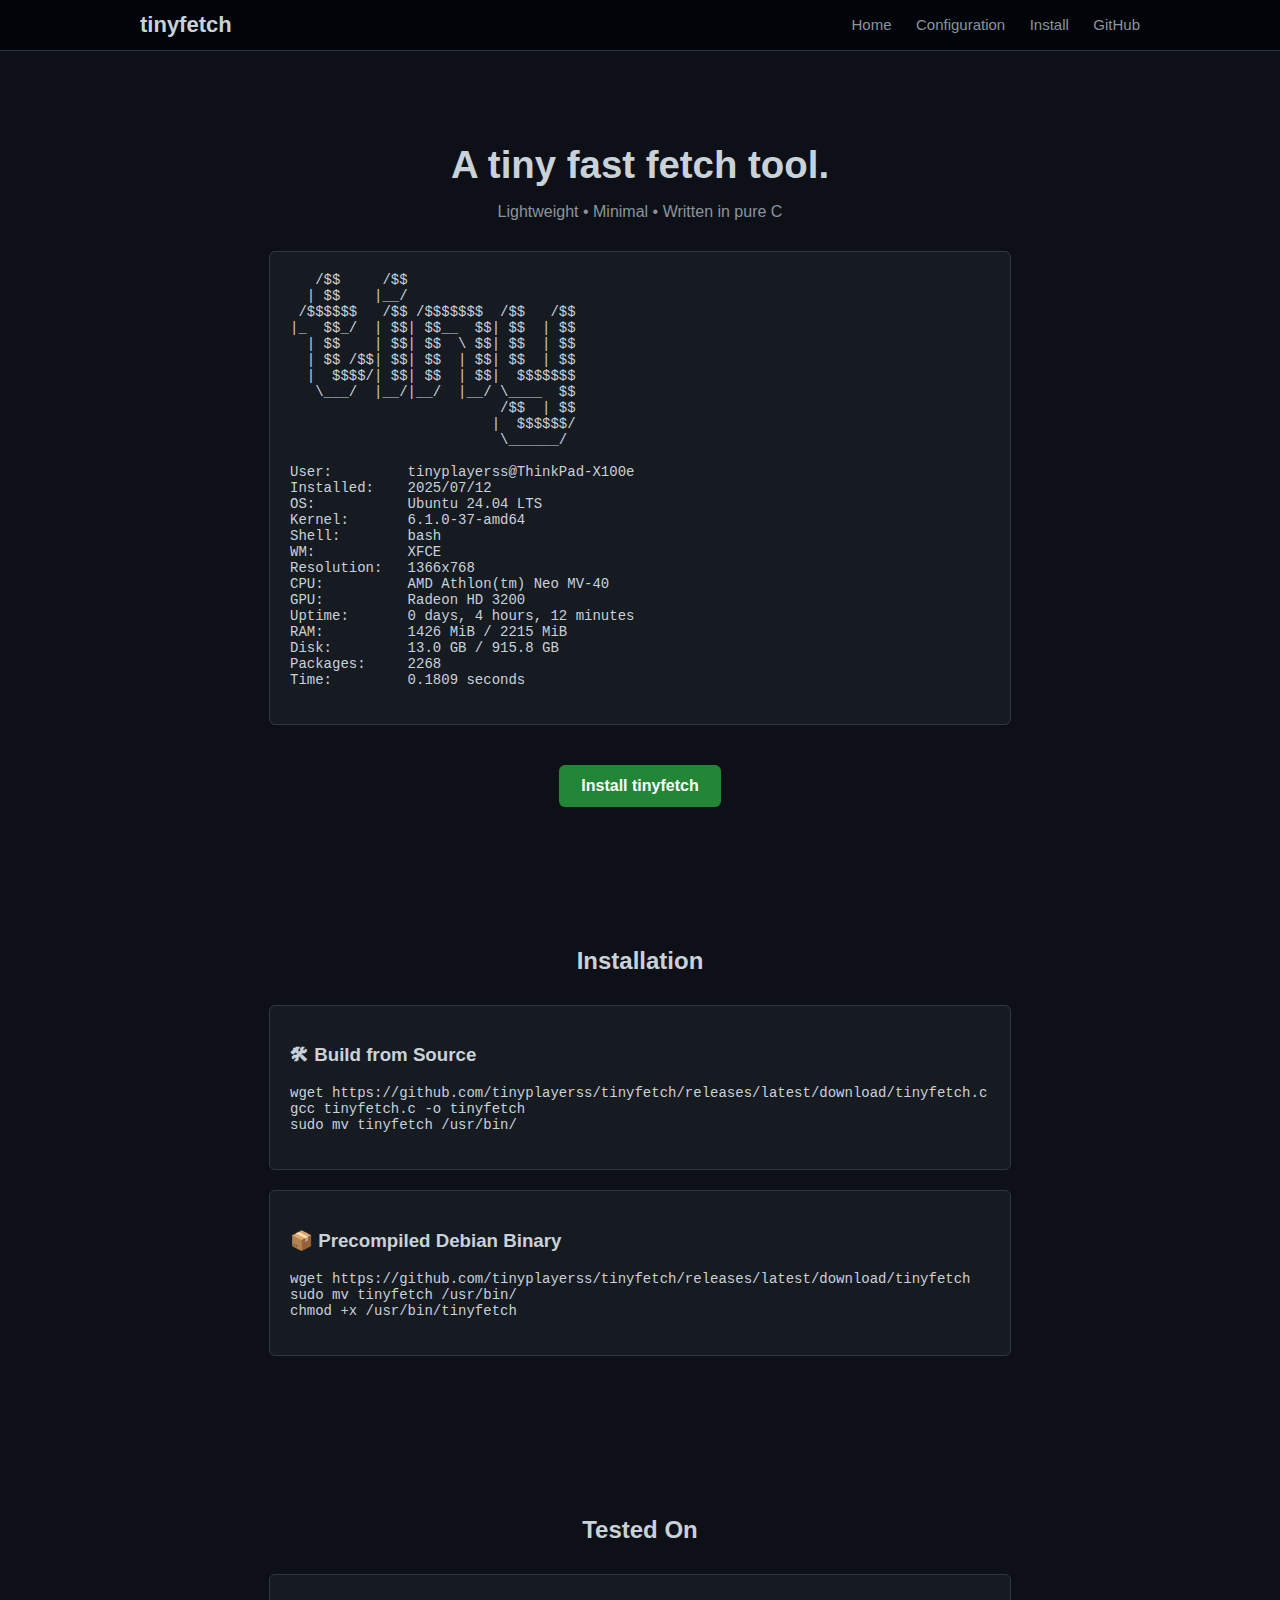
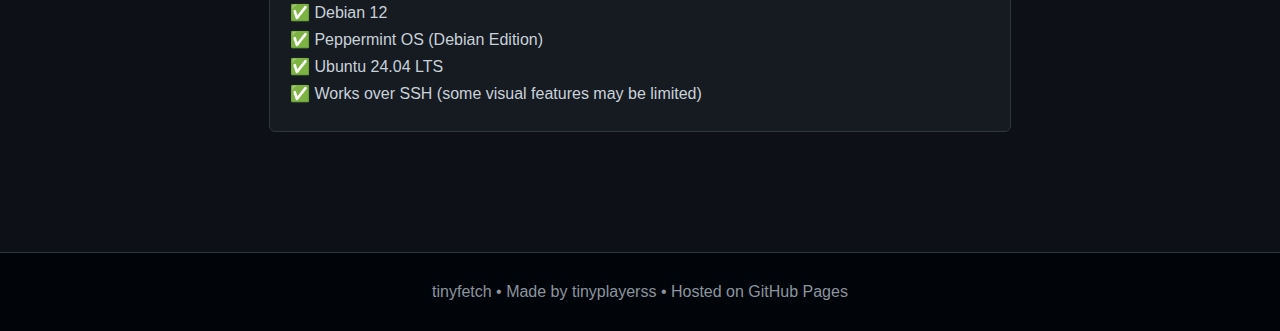
<file: index.html>
<!DOCTYPE html>
<html lang="en">
<head>
  <meta charset="UTF-8">
  <meta name="viewport" content="width=device-width, initial-scale=1.0">
  <title>tinyfetch • GitHub-style Website</title>
  <link rel="stylesheet" href="style.css">
</head>
<body>

<!-- NAVIGATION BAR -->
<header class="navbar">
  <div class="nav-inner">
    <h1 class="logo">tinyfetch</h1>
    <nav>
      <a href="index.html">Home</a>
      <a href="configPage.html">Configuration</a>
      <a href="#commands">Install</a>
      <a href="https://github.com/tinyplayerss/tinyfetch" target="_blank">GitHub</a>
    </nav>
  </div>
</header>

<!-- HERO -->
<section id="hero">
  <div class="hero-inner">
    <h2>A tiny fast fetch tool.</h2>
    <p class="subtitle">Lightweight • Minimal • Written in pure C</p>

    <div class="github-card">
      <pre>
   /$$     /$$                    
  | $$    |__/                    
 /$$$$$$   /$$ /$$$$$$$  /$$   /$$
|_  $$_/  | $$| $$__  $$| $$  | $$
  | $$    | $$| $$  \ $$| $$  | $$
  | $$ /$$| $$| $$  | $$| $$  | $$
  |  $$$$/| $$| $$  | $$|  $$$$$$$
   \___/  |__/|__/  |__/ \____  $$
                         /$$  | $$
                        |  $$$$$$/
                         \______/ 

User:         tinyplayerss@ThinkPad-X100e
Installed:    2025/07/12
OS:           Ubuntu 24.04 LTS
Kernel:       6.1.0-37-amd64
Shell:        bash
WM:           XFCE
Resolution:   1366x768
CPU:          AMD Athlon(tm) Neo MV-40
GPU:          Radeon HD 3200
Uptime:       0 days, 4 hours, 12 minutes
RAM:          1426 MiB / 2215 MiB
Disk:         13.0 GB / 915.8 GB
Packages:     2268
Time:         0.1809 seconds
      </pre>
    </div>

    <a class="btn-primary" href="#commands">Install tinyfetch</a>
  </div>
</section>

<script src="https://utteranc.es/client.js"
        repo="tinyfetchinc/tinyfetchinc.github.io"
        issue-term="pathname"
        theme="dark-blue"
        crossorigin="anonymous"
        async>
</script>

<!-- INSTALL SECTION -->
<section id="commands">
  <div class="container">
    <h2>Installation</h2>

    <div class="github-card">
      <h3>🛠 Build from Source</h3>
      <pre>
wget https://github.com/tinyplayerss/tinyfetch/releases/latest/download/tinyfetch.c
gcc tinyfetch.c -o tinyfetch
sudo mv tinyfetch /usr/bin/
      </pre>
    </div>

    <div class="github-card">
      <h3>📦 Precompiled Debian Binary</h3>
      <pre>
wget https://github.com/tinyplayerss/tinyfetch/releases/latest/download/tinyfetch
sudo mv tinyfetch /usr/bin/
chmod +x /usr/bin/tinyfetch
      </pre>
    </div>

  </div>
</section>

<!-- TESTED ON SECTION -->
<section id="tested">
  <div class="container">
    <h2>Tested On</h2>

    <div class="github-card">
      <ul class="tested-list">
        <li>✅ Debian 12</li>
        <li>✅ Peppermint OS (Debian Edition)</li>
        <li>✅ Ubuntu 24.04 LTS</li>
        <li>✅ Works over SSH (some visual features may be limited)</li>
      </ul>
    </div>

  </div>
</section>

<!-- FOOTER -->
<footer class="footer">
  tinyfetch • Made by tinyplayerss • Hosted on GitHub Pages
</footer>

</body>
</html>
</file>
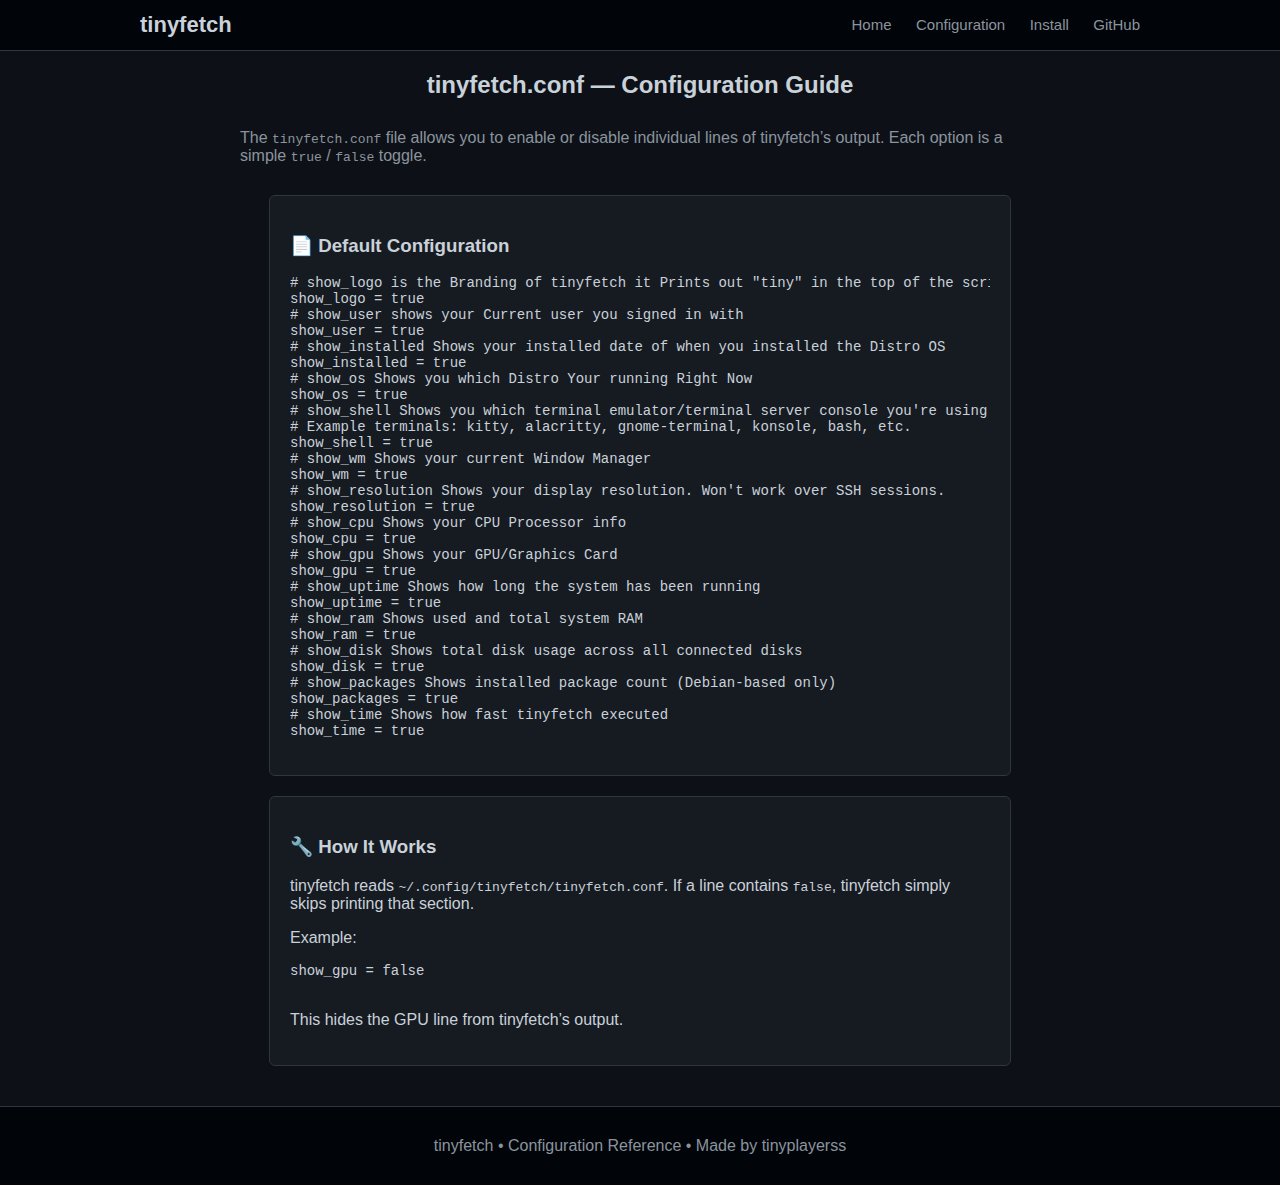
<file: configPage.html>
<!DOCTYPE html>
<html lang="en">
<head>
  <meta charset="UTF-8">
  <meta name="viewport" content="width=device-width, initial-scale=1.0">
  <title>tinyfetch Configuration</title>
  <link rel="stylesheet" href="style.css">
</head>
<body>

<!-- NAVIGATION -->
<header class="navbar">
  <div class="nav-inner">
    <h1 class="logo">tinyfetch</h1>
    <nav>
      <a href="index.html">Home</a>
      <a href="configPage.html">Configuration</a>
      <a href="index.html#commands">Install</a>
      <a href="https://github.com/tinyplayerss/tinyfetch" target="_blank">GitHub</a>
    </nav>
  </div>
</header>

<!-- CONFIG PAGE -->
<section id="config">
  <div class="container">
    <h2>tinyfetch.conf — Configuration Guide</h2>

    <p class="subtitle">
      The <code>tinyfetch.conf</code> file allows you to enable or disable individual lines of tinyfetch’s output.
      Each option is a simple <code>true</code> / <code>false</code> toggle.
    </p>

    <div class="github-card">
      <h3>📄 Default Configuration</h3>
      <pre>
# show_logo is the Branding of tinyfetch it Prints out "tiny" in the top of the script
show_logo = true
# show_user shows your Current user you signed in with
show_user = true
# show_installed Shows your installed date of when you installed the Distro OS
show_installed = true
# show_os Shows you which Distro Your running Right Now
show_os = true
# show_shell Shows you which terminal emulator/terminal server console you're using...
# Example terminals: kitty, alacritty, gnome-terminal, konsole, bash, etc.
show_shell = true
# show_wm Shows your current Window Manager
show_wm = true
# show_resolution Shows your display resolution. Won't work over SSH sessions.
show_resolution = true
# show_cpu Shows your CPU Processor info
show_cpu = true
# show_gpu Shows your GPU/Graphics Card
show_gpu = true
# show_uptime Shows how long the system has been running
show_uptime = true
# show_ram Shows used and total system RAM
show_ram = true
# show_disk Shows total disk usage across all connected disks
show_disk = true
# show_packages Shows installed package count (Debian-based only)
show_packages = true
# show_time Shows how fast tinyfetch executed
show_time = true
      </pre>
    </div>

    <div class="github-card">
      <h3>🔧 How It Works</h3>
      <p>
        tinyfetch reads <code>~/.config/tinyfetch/tinyfetch.conf</code>.
        If a line contains <code>false</code>, tinyfetch simply skips printing that section.
      </p>
      <p>Example:</p>

      <pre>
show_gpu = false
      </pre>

      <p>
        This hides the GPU line from tinyfetch’s output.
      </p>
    </div>

  </div>
</section>

<script src="https://utteranc.es/client.js"
        repo="[ENTER REPO HERE]"
        issue-term="pathname"
        label="tinyfetch comment section"
        theme="preferred-color-scheme"
        crossorigin="anonymous"
        async>
</script>

<!-- FOOTER -->
<footer class="footer">
  tinyfetch • Configuration Reference • Made by tinyplayerss
</footer>

</body>
</html>
</file>
<file: style.css>
/* ===== GitHub Dark Theme Colors ===== */
:root {
  --bg: #0d1117;
  --bg-dark: #010409;
  --card: #161b22;
  --border: #30363d;
  --text: #c9d1d9;
  --text-muted: #8b949e;
  --accent: #58a6ff;
  --success: #238636;
  --radius: 6px;
  --font: -apple-system, BlinkMacSystemFont, "Segoe UI", Helvetica, Arial, sans-serif;
}

body {
  background: var(--bg);
  color: var(--text);
  margin: 0;
  font-family: var(--font);
}

/* ===== NAV BAR ===== */
.navbar {
  background: var(--bg-dark);
  border-bottom: 1px solid var(--border);
  padding: 12px 0;
}

.nav-inner {
  max-width: 1000px;
  margin: auto;
  display: flex;
  align-items: center;
  justify-content: space-between;
  padding: 0 16px;
}

.logo {
  margin: 0;
  font-size: 22px;
  color: var(--text);
}

nav a {
  color: var(--text-muted);
  text-decoration: none;
  margin-left: 20px;
  font-size: 15px;
}

nav a:hover {
  color: var(--accent);
}

/* ===== HERO ===== */
#hero {
  padding: 60px 20px;
  text-align: center;
}

.hero-inner h2 {
  font-size: 2.4rem;
  margin-bottom: 10px;
}

.subtitle {
  color: var(--text-muted);
  margin-bottom: 30px;
}

/* GitHub-style card */
.github-card {
  background: var(--card);
  border: 1px solid var(--border);
  border-radius: var(--radius);
  padding: 20px;
  margin: 20px auto;
  max-width: 700px;
  text-align: left;
}

pre {
  color: var(--text);
  margin: 0;
  white-space: pre;
  overflow-x: auto;
  font-size: 14px;
}

/* GitHub-style button */
.btn-primary {
  background: var(--success);
  color: white;
  padding: 12px 22px;
  border-radius: var(--radius);
  text-decoration: none;
  font-weight: 600;
  display: inline-block;
  margin-top: 20px;
}

.btn-primary:hover {
  background: #2ea043;
}

/* ===== INSTALL SECTION ===== */
#commands {
  padding: 60px 20px;
}

.container {
  max-width: 800px;
  margin: auto;
}

h2 {
  text-align: center;
  margin-bottom: 30px;
}

/* ===== FOOTER ===== */
.footer {
  text-align: center;
  padding: 30px;
  color: var(--text-muted);
  border-top: 1px solid var(--border);
  background: var(--bg-dark);
  margin-top: 40px;
}

/* ===== TESTED ON SECTION ===== */

#tested {
  padding: 60px 20px;
}

.tested-list {
  list-style: none;
  padding: 0;
  margin: 0;
  font-size: 16px;
}

.tested-list li {
  margin: 8px 0;
  color: var(--text);
}
</file>
